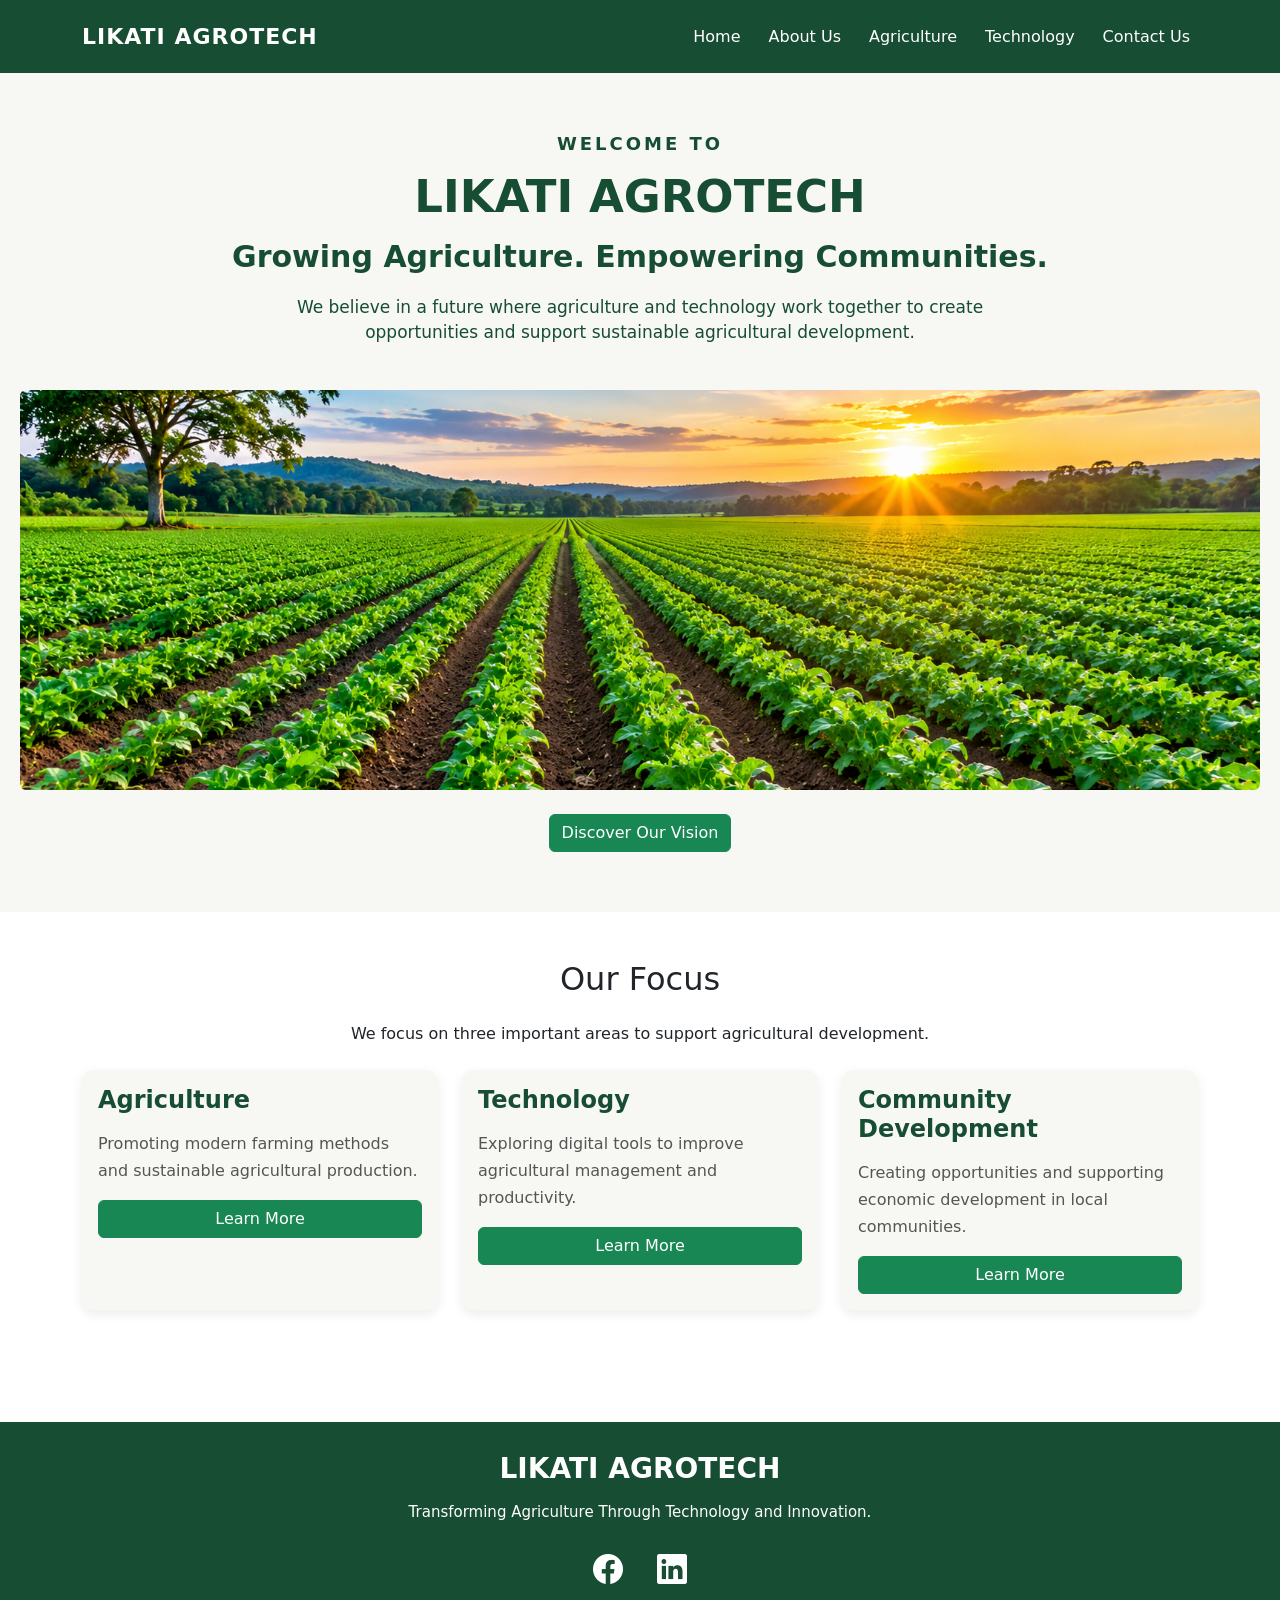
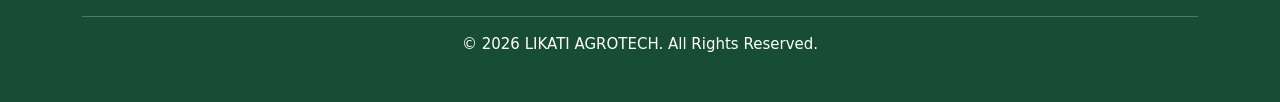
<file: index.html>
<!DOCTYPE html>
<html lang="en">

<head>
    <meta charset="UTF-8">
    <meta name="viewport" content="width=device-width, initial-scale=1.0">

    <title>LIKATI AGROTECH | Home</title>

    <!-- Bootstrap CSS -->
    <link href="https://cdn.jsdelivr.net/npm/bootstrap@5.3.3/dist/css/bootstrap.min.css" rel="stylesheet">

    <!-- Bootstrap Icons -->
    <link rel="stylesheet" href="https://cdn.jsdelivr.net/npm/bootstrap-icons@1.11.3/font/bootstrap-icons.min.css">

    <!-- Custom CSS -->
    <link rel="stylesheet" href="style.css">

</head>

<body>

    <!-- NAVIGATION BAR -->
    <nav class="navbar navbar-expand-lg navbar-dark">

        <div class="container">

            <a class="navbar-brand fw-bold" href="index.html">
                LIKATI AGROTECH
            </a>

            <ul class="navbar-nav ms-auto">

                <li class="nav-item">
                    <a class="nav-link text-white" href="index.html">Home</a>
                </li>

                <li class="nav-item">
                    <a class="nav-link text-white" href="about.html">About Us</a>
                </li>

                <li class="nav-item">
                    <a class="nav-link text-white" href="agriculture.html">Agriculture</a>
                </li>

                <li class="nav-item">
                    <a class="nav-link text-white" href="technology.html">Technology</a>
                </li>

                <li class="nav-item">
                    <a class="nav-link text-white" href="contact.html">Contact Us</a>
                </li>

            </ul>

        </div>

    </nav>


    <!-- HERO SECTION -->
    <section class="hero text-center">

        <h5 class="fw-bold">WELCOME TO</h5>

        <h1>LIKATI AGROTECH</h1>

        <h2>Growing Agriculture. Empowering Communities.</h2>

        <p>
            We believe in a future where agriculture and technology
            work together to create opportunities and support
            sustainable agricultural development.
        </p>

        <!-- Agricultural Image -->
        <img src="image.jpg"
            alt="Large agricultural field with crops"
                class="img-fluid rounded my-4">

        <!-- Discover Our Vision Button -->
        <a href="about.html" class="btn btn-success">
            Discover Our Vision
        </a>

    </section>


    <!-- OUR FOCUS SECTION -->
    <section class="container py-5">

        <h2 class="text-center mb-4">Our Focus</h2>

        <p class="text-center">
            We focus on three important areas to support
            agricultural development.
        </p>

        <div class="row mt-4">

            <!-- AGRICULTURE CARD -->
            <div class="col-md-4 mb-4">

                <div class="card p-3">

                    <h4>Agriculture</h4>

                    <p>
                        Promoting modern farming methods and sustainable
                        agricultural production.
                    </p>

                    <a href="agriculture.html" class="btn btn-success">
                        Learn More
                    </a>

                </div>

            </div>


            <!-- TECHNOLOGY CARD -->
            <div class="col-md-4 mb-4">

                <div class="card p-3">

                    <h4>Technology</h4>

                    <p>
                        Exploring digital tools to improve agricultural
                        management and productivity.
                    </p>

                    <a href="technology.html" class="btn btn-success">
                        Learn More
                    </a>

                </div>

            </div>


            <!-- COMMUNITY DEVELOPMENT CARD -->
            <div class="col-md-4 mb-4">

                <div class="card p-3">

                    <h4>Community Development</h4>

                    <p>
                        Creating opportunities and supporting economic
                        development in local communities.
                    </p>

                    <a href="about.html" class="btn btn-success">
                        Learn More
                    </a>

                </div>

            </div>

        </div>

    </section>


    <!-- FOOTER -->
    <footer>

        <div class="container">

            <h3>LIKATI AGROTECH</h3>

            <p>
                Transforming Agriculture Through Technology and Innovation.
            </p>

            <!-- SOCIAL MEDIA LINKS -->
            <div class="social-links my-4">

                <a href="https://www.facebook.com/cherubin.yangwa.3"
                    target="_blank"
                    rel="noopener noreferrer"
                    aria-label="Facebook">

                    <i class="bi bi-facebook"></i>

                </a>

                <a href="https://www.linkedin.com/in/chérubin-yangwa-08143939a"
                    target="_blank"
                    rel="noopener noreferrer"
                    aria-label="LinkedIn">

                    <i class="bi bi-linkedin"></i>

                </a>

            </div>

            <hr>

            <p class="copyright">
                &copy; 2026 LIKATI AGROTECH. All Rights Reserved.
            </p>

        </div>

    </footer>

</body>

</html>
</file>
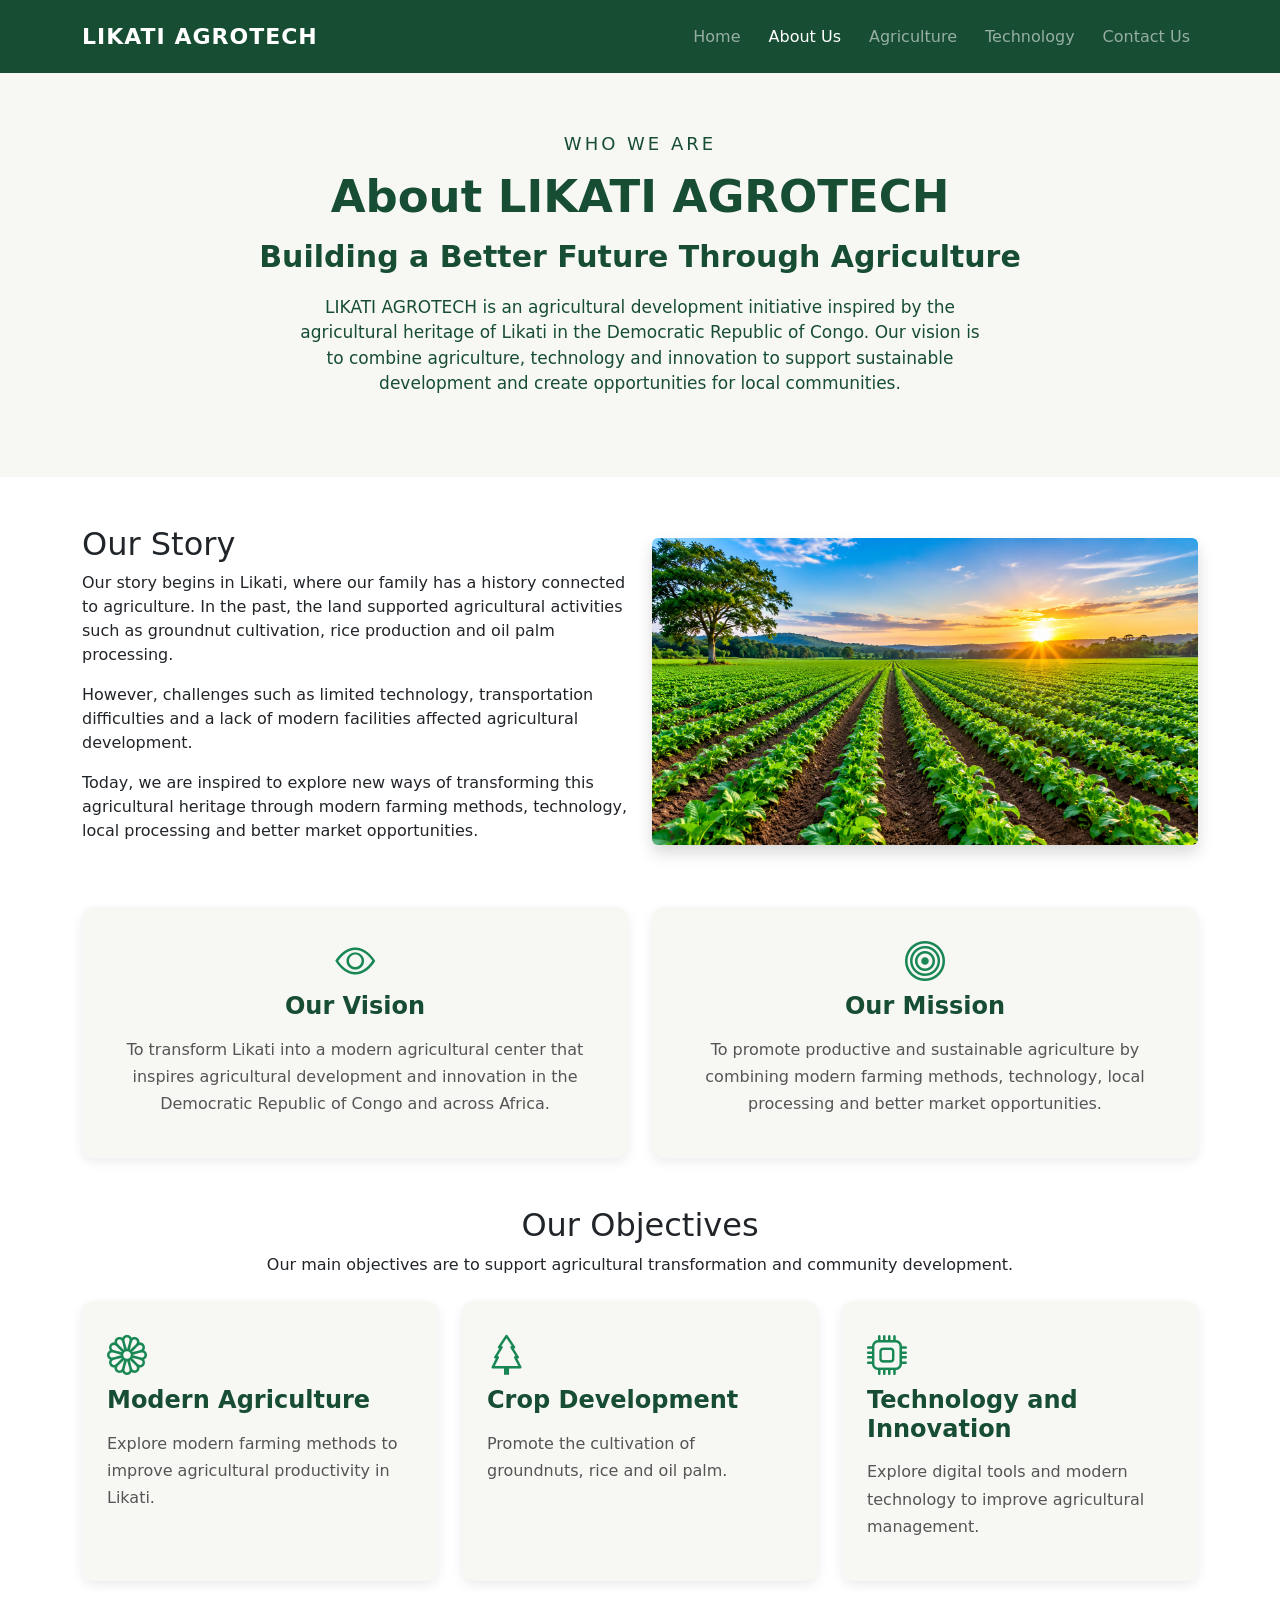
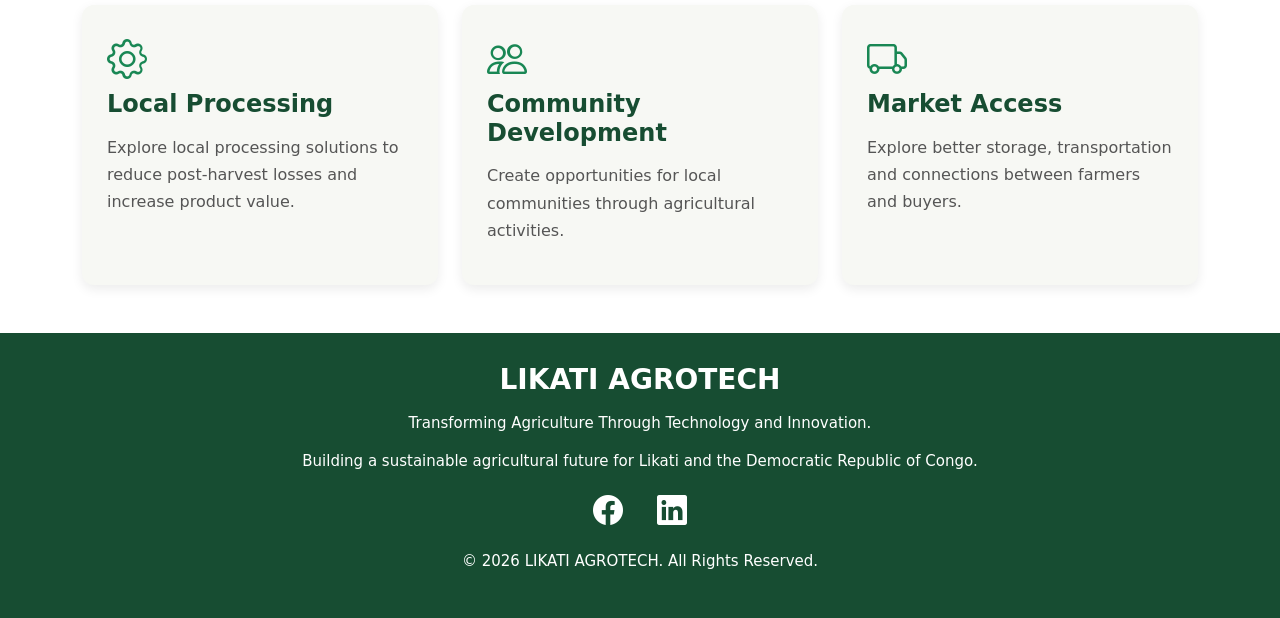
<file: about.html>
<!DOCTYPE html>
<html lang="en">
<head>
    <meta charset="UTF-8">
    <meta name="viewport" content="width=device-width, initial-scale=1.0">

    <title>About Us | LIKATI AGROTECH</title>

    <!-- Bootstrap CSS -->
    <link 
        href="https://cdn.jsdelivr.net/npm/bootstrap@5.3.3/dist/css/bootstrap.min.css" 
        rel="stylesheet">

    <!-- Bootstrap Icons -->
    <link 
        href="https://cdn.jsdelivr.net/npm/bootstrap-icons@1.11.3/font/bootstrap-icons.min.css" 
        rel="stylesheet">

    <!-- Custom CSS -->
    <link rel="stylesheet" href="style.css">
</head>

<body>

    <!-- Navigation Bar -->
    <nav class="navbar navbar-expand-lg navbar-dark">
        <div class="container">

            <a class="navbar-brand fw-bold" href="index.html">
                LIKATI AGROTECH
            </a>

            <div class="navbar-nav ms-auto">
                <a class="nav-link" href="index.html">Home</a>
                <a class="nav-link active" href="about.html">About Us</a>
                <a class="nav-link" href="agriculture.html">Agriculture</a>
                <a class="nav-link" href="technology.html">Technology</a>
                <a class="nav-link" href="contact.html">Contact Us</a>
            </div>

        </div>
    </nav>

    <!-- ABOUT US INTRODUCTION -->
<section class="hero text-center">
    <div class="container">

        <h5>WHO WE ARE</h5>

        <h1>About LIKATI AGROTECH</h1>

        <h2>Building a Better Future Through Agriculture</h2>

        <p>
            LIKATI AGROTECH is an agricultural development initiative
            inspired by the agricultural heritage of Likati in the
            Democratic Republic of Congo. Our vision is to combine
            agriculture, technology and innovation to support
            sustainable development and create opportunities for
            local communities.
        </p>

    </div>
</section>

<!-- OUR STORY SECTION -->
<section class="container my-5">
    <div class="row align-items-center">

        <div class="col-md-6">
            <h2>Our Story</h2>

            <p>
                Our story begins in Likati, where our family has a
                history connected to agriculture. In the past, the
                land supported agricultural activities such as
                groundnut cultivation, rice production and oil palm
                processing.
            </p>

            <p>
                However, challenges such as limited technology,
                transportation difficulties and a lack of modern
                facilities affected agricultural development.
            </p>

            <p>
                Today, we are inspired to explore new ways of
                transforming this agricultural heritage through
                modern farming methods, technology, local processing
                and better market opportunities.
            </p>
        </div>

        <div class="col-md-6">
            <img src="image.jpg"
                    alt="Agricultural landscape representing Likati"
                    class="img-fluid rounded shadow">
        </div>

    </div>
</section>
<!-- VISION AND MISSION SECTION -->
<section class="container my-5">
    <div class="row g-4">

        <!-- Our Vision -->
        <div class="col-md-6">
            <div class="card text-center">
                <i class="bi bi-eye fs-1 text-success"></i>

                <h4>Our Vision</h4>

                <p>
                    To transform Likati into a modern agricultural
                    center that inspires agricultural development
                    and innovation in the Democratic Republic of
                    Congo and across Africa.
                </p>
            </div>
        </div>

        <!-- Our Mission -->
        <div class="col-md-6">
            <div class="card text-center">
                <i class="bi bi-bullseye fs-1 text-success"></i>

                <h4>Our Mission</h4>

                <p>
                    To promote productive and sustainable agriculture
                    by combining modern farming methods, technology,
                    local processing and better market opportunities.
                </p>
            </div>
        </div>

    </div>
</section>

<!-- OUR OBJECTIVES SECTION -->
<section class="container my-5">
    <div class="text-center mb-4">
        <h2>Our Objectives</h2>

        <p>
            Our main objectives are to support agricultural
            transformation and community development.
        </p>
    </div>

    <div class="row g-4">

        <div class="col-md-4">
            <div class="card">
                <i class="bi bi-flower1 fs-1 text-success"></i>
                <h4>Modern Agriculture</h4>
                <p>
                    Explore modern farming methods to improve
                    agricultural productivity in Likati.
                </p>
            </div>
        </div>

        <div class="col-md-4">
            <div class="card">
                <i class="bi bi-tree fs-1 text-success"></i>
                <h4>Crop Development</h4>
                <p>
                    Promote the cultivation of groundnuts,
                    rice and oil palm.
                </p>
            </div>
        </div>

        <div class="col-md-4">
            <div class="card">
                <i class="bi bi-cpu fs-1 text-success"></i>
                <h4>Technology and Innovation</h4>
                <p>
                    Explore digital tools and modern technology
                    to improve agricultural management.
                </p>
            </div>
        </div>

        <div class="col-md-4">
            <div class="card">
                <i class="bi bi-gear fs-1 text-success"></i>
                <h4>Local Processing</h4>
                <p>
                    Explore local processing solutions to reduce
                    post-harvest losses and increase product value.
                </p>
            </div>
        </div>

        <div class="col-md-4">
            <div class="card">
                <i class="bi bi-people fs-1 text-success"></i>
                <h4>Community Development</h4>
                <p>
                    Create opportunities for local communities
                    through agricultural activities.
                </p>
            </div>
        </div>

        <div class="col-md-4">
            <div class="card">
                <i class="bi bi-truck fs-1 text-success"></i>
                <h4>Market Access</h4>
                <p>
                    Explore better storage, transportation
                    and connections between farmers and buyers.
                </p>
            </div>
        </div>

    </div>
</section>
<!-- FOOTER -->
<footer>
    <div class="container">

        <h3>LIKATI AGROTECH</h3>

        <p>
            Transforming Agriculture Through Technology and Innovation.
        </p>

        <p>
            Building a sustainable agricultural future for Likati
            and the Democratic Republic of Congo.
        </p>

        <div class="social-links my-3">

            <a href="https://www.facebook.com/cherubin.yangwa.3"
                target="_blank"
                aria-label="Facebook">
                <i class="bi bi-facebook"></i>
            </a>

            <a href="#"
                aria-label="LinkedIn">
                <i class="bi bi-linkedin"></i>
            </a>

        </div>

        <p>
            &copy; 2026 LIKATI AGROTECH. All Rights Reserved.
        </p>

    </div>
</footer>

</body>
</html>
</file>
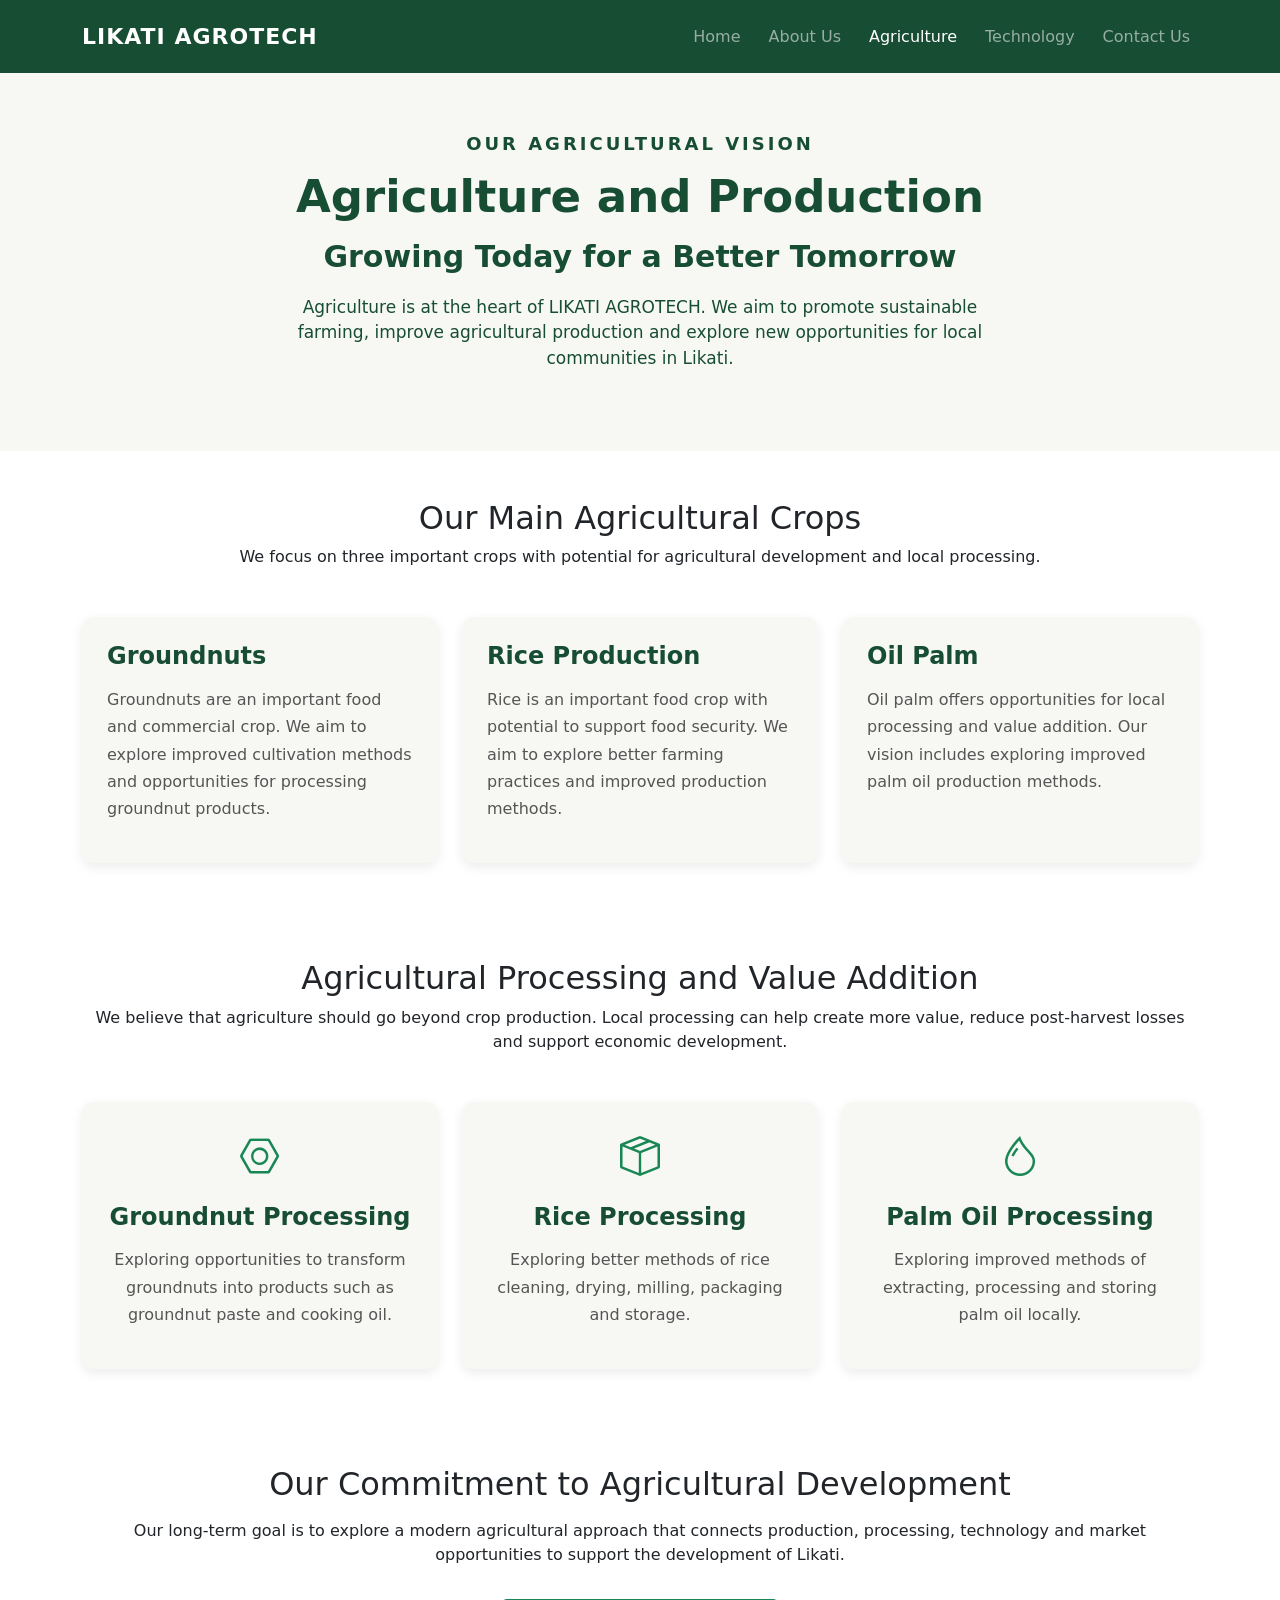
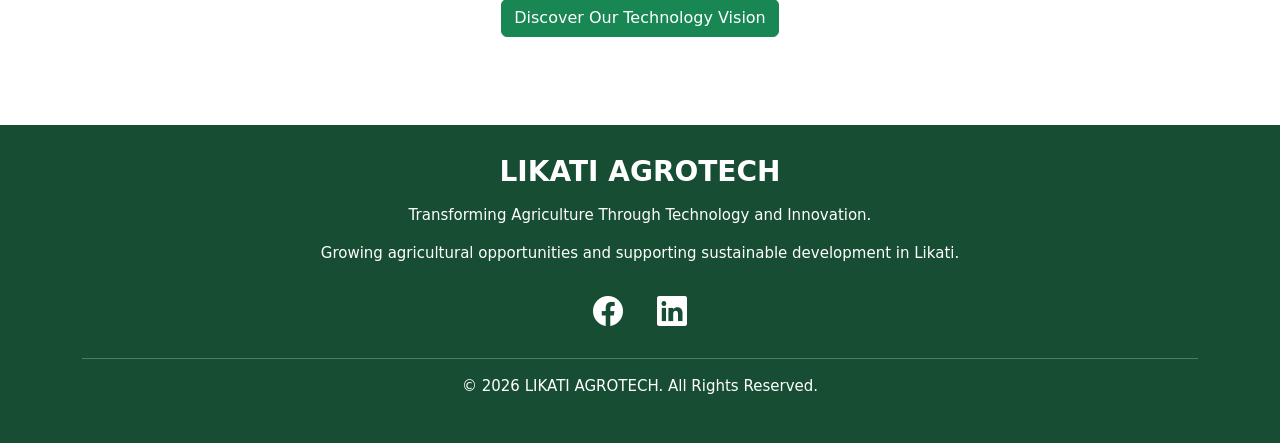
<file: agriculture.html>
<!DOCTYPE html>
<html lang="en">
<head>
    <meta charset="UTF-8">
    <meta name="viewport" content="width=device-width, initial-scale=1.0">

    <title>Agriculture | LIKATI AGROTECH</title>

    <!-- Bootstrap CSS -->
    <link href="https://cdn.jsdelivr.net/npm/bootstrap@5.3.3/dist/css/bootstrap.min.css" rel="stylesheet">

    <!-- Bootstrap Icons -->
    <link rel="stylesheet" href="https://cdn.jsdelivr.net/npm/bootstrap-icons@1.11.3/font/bootstrap-icons.min.css">

    <!-- Custom CSS -->
    <link rel="stylesheet" href="style.css">
</head>

<body>

    <!-- NAVIGATION BAR -->
    <nav class="navbar navbar-expand-lg navbar-dark">
        <div class="container">

            <a class="navbar-brand fw-bold" href="index.html">
                LIKATI AGROTECH
            </a>

            <div class="navbar-nav ms-auto">
                <a class="nav-link" href="index.html">Home</a>
                <a class="nav-link" href="about.html">About Us</a>
                <a class="nav-link active" href="agriculture.html">Agriculture</a>
                <a class="nav-link" href="technology.html">Technology</a>
                <a class="nav-link" href="contact.html">Contact Us</a>
            </div>

        </div>
    </nav>

    <!-- AGRICULTURE CONTENT WILL GO HERE -->
        
<!-- HERO SECTION -->
<section class="hero text-center">
    <div class="container">

        <h5 class="fw-bold">OUR AGRICULTURAL VISION</h5>

        <h1>Agriculture and Production</h1>

        <h2>Growing Today for a Better Tomorrow</h2>

        <p>
            Agriculture is at the heart of LIKATI AGROTECH.
            We aim to promote sustainable farming, improve
            agricultural production and explore new opportunities
            for local communities in Likati.
        </p>

    </div>
</section>

<!-- AGRICULTURAL CROPS SECTION -->
<section class="container py-5">

    <div class="text-center mb-5">
        <h2>Our Main Agricultural Crops</h2>

        <p>
            We focus on three important crops with potential
            for agricultural development and local processing.
        </p>
    </div>

    <div class="row g-4">

        <!-- GROUNDNUTS -->
        <div class="col-md-4">
            <div class="card">


                <h4>Groundnuts</h4>

                <p>
                    Groundnuts are an important food and commercial
                    crop. We aim to explore improved cultivation
                    methods and opportunities for processing
                    groundnut products.
                </p>

            </div>
        </div>

        <!-- RICE -->
        <div class="col-md-4">
            <div class="card">

        

                <h4>Rice Production</h4>

                <p>
                    Rice is an important food crop with potential
                    to support food security. We aim to explore
                    better farming practices and improved
                    production methods.
                </p>

            </div>
        </div>

        <!-- OIL PALM -->
        <div class="col-md-4">
            <div class="card">


                <h4>Oil Palm</h4>

                <p>
                    Oil palm offers opportunities for local
                    processing and value addition. Our vision
                    includes exploring improved palm oil
                    production methods.
                </p>

            </div>
        </div>

    </div>

</section>

<!-- AGRICULTURAL PROCESSING SECTION -->
<section class="container py-5">

    <div class="text-center mb-5">

        <h2>Agricultural Processing and Value Addition</h2>

        <p>
            We believe that agriculture should go beyond crop production.
            Local processing can help create more value, reduce
            post-harvest losses and support economic development.
        </p>

    </div>

    <div class="row g-4">

        <!-- GROUNDNUT PROCESSING -->
        <div class="col-md-4">
            <div class="card text-center">

                <i class="bi bi-nut fs-1 text-success mb-3"></i>

                <h4>Groundnut Processing</h4>

                <p>
                    Exploring opportunities to transform groundnuts
                    into products such as groundnut paste and cooking oil.
                </p>

            </div>
        </div>

        <!-- RICE PROCESSING -->
        <div class="col-md-4">
            <div class="card text-center">

                <i class="bi bi-box-seam fs-1 text-success mb-3"></i>

                <h4>Rice Processing</h4>

                <p>
                    Exploring better methods of rice cleaning,
                    drying, milling, packaging and storage.
                </p>

            </div>
        </div>

        <!-- PALM OIL PROCESSING -->
        <div class="col-md-4">
            <div class="card text-center">

                <i class="bi bi-droplet fs-1 text-success mb-3"></i>

                <h4>Palm Oil Processing</h4>

                <p>
                    Exploring improved methods of extracting,
                    processing and storing palm oil locally.
                </p>

            </div>
        </div>

    </div>

</section>

<!-- AGRICULTURAL DEVELOPMENT MESSAGE -->
<section class="container text-center py-5">

    <h2>Our Commitment to Agricultural Development</h2>

    <p class="mt-3">
        Our long-term goal is to explore a modern agricultural
        approach that connects production, processing, technology
        and market opportunities to support the development of Likati.
    </p>

    <a href="technology.html" class="btn btn-success mt-3">
        Discover Our Technology Vision
    </a>

</section>

<!-- FOOTER -->
<footer>

    <div class="container">

        <h3>LIKATI AGROTECH</h3>

        <p>
            Transforming Agriculture Through Technology and Innovation.
        </p>

        <p>
            Growing agricultural opportunities and supporting
            sustainable development in Likati.
        </p>

        <!-- SOCIAL MEDIA LINKS -->
        <div class="social-links my-4">

            <a href="https://www.facebook.com/cherubin.yangwa.3"
                target="_blank"
                rel="noopener noreferrer"
                aria-label="Facebook">
                <i class="bi bi-facebook"></i>
            </a>

            <a href="https://www.linkedin.com/in/chérubin-yangwa-08143939a"
                target="_blank"
                rel="noopener noreferrer"
                aria-label="LinkedIn">
                <i class="bi bi-linkedin"></i>
            </a>

        </div>

        <hr>

        <p class="copyright">
            &copy; 2026 LIKATI AGROTECH. All Rights Reserved.
        </p>

    </div>

</footer>



</body>
</html>
</file>
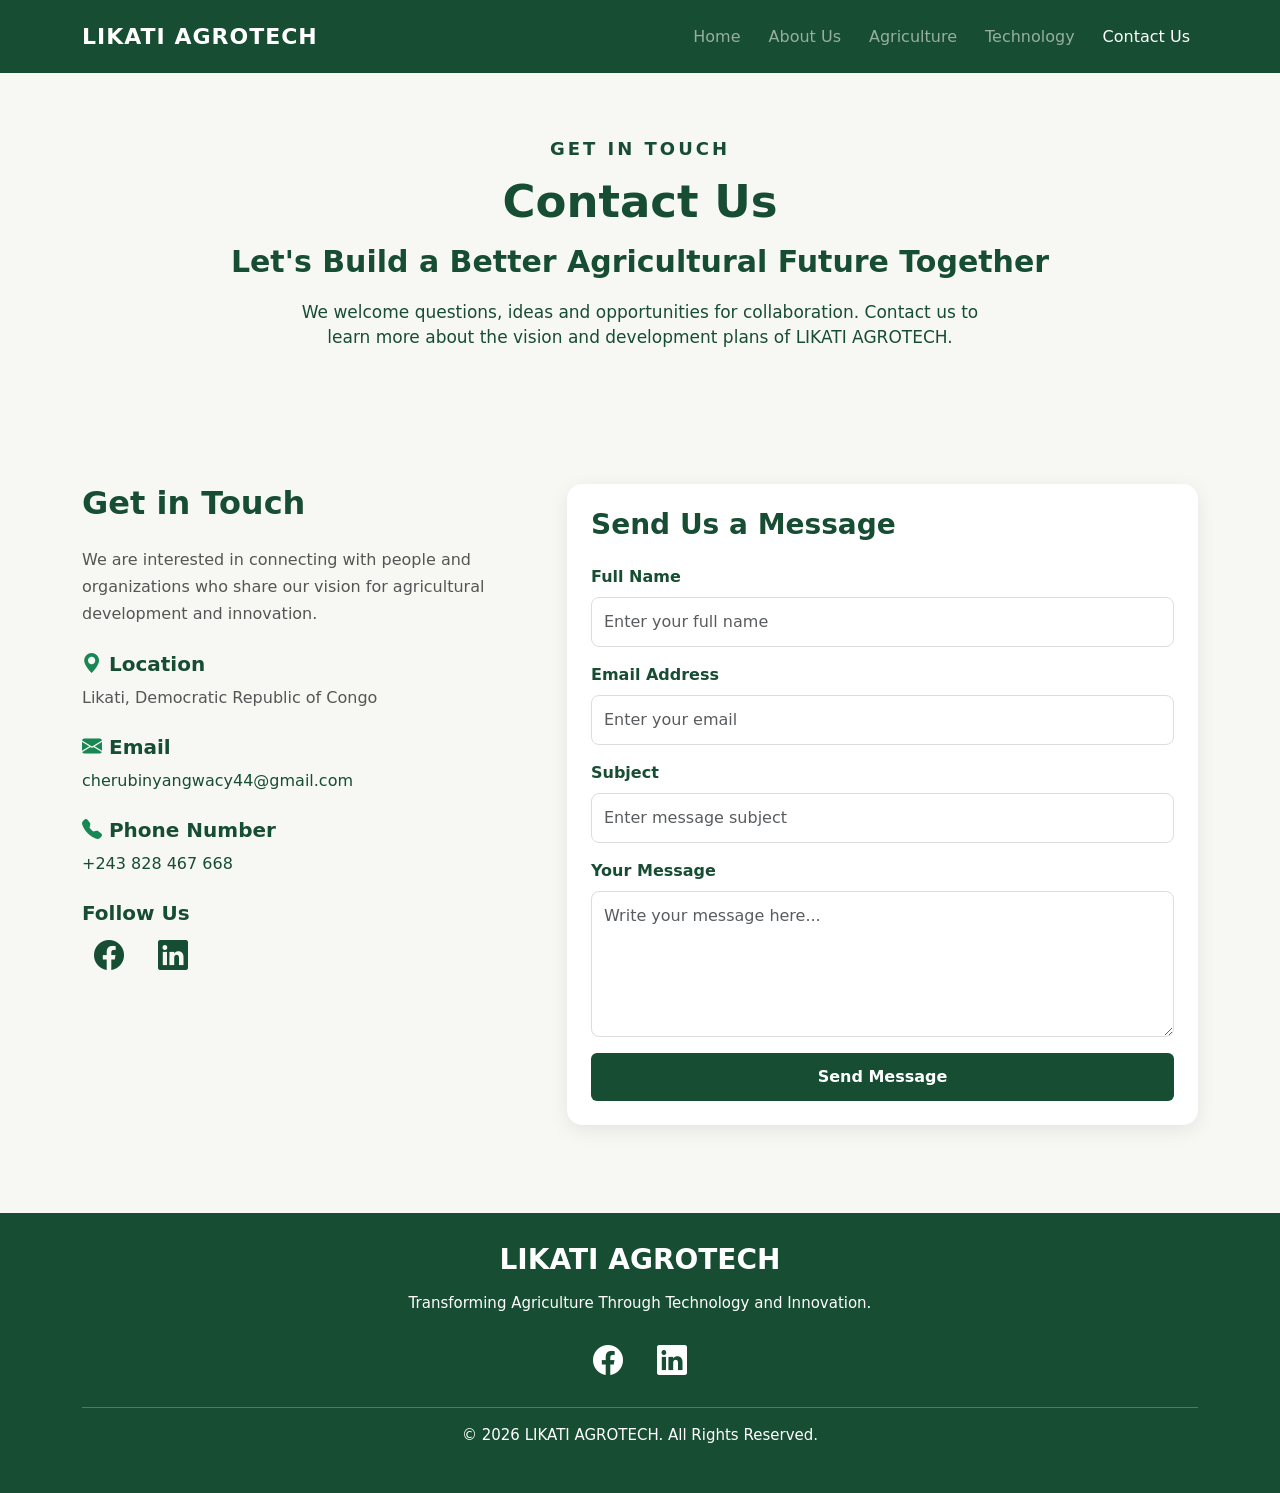
<file: contact.html>
<!DOCTYPE html>
<html lang="en">

<head>
    <meta charset="UTF-8">
    <meta name="viewport" content="width=device-width, initial-scale=1.0">

    <title>Contact Us | LIKATI AGROTECH</title>

    <!-- Bootstrap CSS -->
    <link href="https://cdn.jsdelivr.net/npm/bootstrap@5.3.3/dist/css/bootstrap.min.css" rel="stylesheet">

    <!-- Bootstrap Icons -->
    <link rel="stylesheet" href="https://cdn.jsdelivr.net/npm/bootstrap-icons@1.11.3/font/bootstrap-icons.min.css">

    <!-- Custom CSS -->
    <link rel="stylesheet" href="style.css">

</head>

<body class="contact-page">

    <!-- NAVIGATION BAR -->
    <nav class="navbar navbar-expand-lg navbar-dark">
        <div class="container">

            <a class="navbar-brand fw-bold" href="index.html">
                LIKATI AGROTECH
            </a>

            <div class="navbar-nav ms-auto">
                <a class="nav-link" href="index.html">Home</a>
                <a class="nav-link" href="about.html">About Us</a>
                <a class="nav-link" href="agriculture.html">Agriculture</a>
                <a class="nav-link" href="technology.html">Technology</a>
                <a class="nav-link active" href="contact.html">Contact Us</a>
            </div>

        </div>
    </nav>


    <!-- CONTACT HERO SECTION -->
    <section class="hero text-center">

        <div class="container">

            <h5 class="fw-bold">GET IN TOUCH</h5>

            <h1>Contact Us</h1>

            <h2>Let's Build a Better Agricultural Future Together</h2>

            <p>
                We welcome questions, ideas and opportunities for
                collaboration. Contact us to learn more about the
                vision and development plans of LIKATI AGROTECH.
            </p>

        </div>

    </section>


    <!-- CONTACT INFORMATION AND FORM -->
    <section class="container py-5 contact-section">

        <div class="row g-5 align-items-start">

            <!-- CONTACT INFORMATION: LEFT SIDE -->
            <div class="col-md-5">

                <h2 class="mb-4">Get in Touch</h2>

                <p>
                    We are interested in connecting with people and
                    organizations who share our vision for agricultural
                    development and innovation.
                </p>

                <!-- LOCATION -->
                <div class="mt-4">

                    <h5>
                        <i class="bi bi-geo-alt-fill text-success"></i>
                        Location
                    </h5>

                    <p>
                        Likati, Democratic Republic of Congo
                    </p>

                </div>

                <!-- EMAIL ADDRESS -->
                <div class="mt-4">

                    <h5>
                        <i class="bi bi-envelope-fill text-success"></i>
                        Email
                    </h5>

                    <p>
                        <a href="mailto:cherubinyangwacy44@gmail.com">
                            cherubinyangwacy44@gmail.com
                        </a>
                    </p>

                </div>

                <!-- PHONE NUMBER -->
                <div class="mt-4">

                    <h5>
                        <i class="bi bi-telephone-fill text-success"></i>
                        Phone Number
                    </h5>

                    <p>
                        <a href="tel:+243828467668">
                            +243 828 467 668
                        </a>
                    </p>

                </div>

                <!-- SOCIAL MEDIA -->
                <div class="mt-4">

                    <h5>Follow Us</h5>

                    <div class="social-links">

                        <a href="https://www.facebook.com/cherubin.yangwa.3"
                            target="_blank"
                            rel="noopener noreferrer"
                            aria-label="Facebook">
                            <i class="bi bi-facebook"></i>
                        </a>

                        <a href="https://www.linkedin.com/in/chérubin-yangwa-08143939a"
                            target="_blank"
                            rel="noopener noreferrer"
                            aria-label="LinkedIn">
                            <i class="bi bi-linkedin"></i>
                        </a>

                    </div>

                </div>

            </div>


            <!-- CONTACT FORM: RIGHT SIDE -->
            <div class="col-md-7">

                <div class="card p-4">

                    <h3 class="mb-4">Send Us a Message</h3>

                    <form action="#" method="post">

                        <!-- FULL NAME -->
                        <div class="mb-3">

                            <label for="fullname" class="form-label">
                                Full Name
                            </label>

                            <input type="text"
                                    class="form-control"
                                    id="fullname"
                                    name="fullname"
                                    placeholder="Enter your full name"
                                    required>

                        </div>

                        <!-- EMAIL -->
                        <div class="mb-3">

                            <label for="email" class="form-label">
                                Email Address
                            </label>

                            <input type="email"
                                    class="form-control"
                                    id="email"
                                    name="email"
                                    placeholder="Enter your email"
                                    required>

                        </div>

                        <!-- SUBJECT -->
                        <div class="mb-3">

                            <label for="subject" class="form-label">
                                Subject
                            </label>

                            <input type="text"
                                    class="form-control"
                                    id="subject"
                                    name="subject"
                                    placeholder="Enter message subject"
                                    required>

                        </div>

                        <!-- MESSAGE -->
                        <div class="mb-3">

                            <label for="message" class="form-label">
                                Your Message
                            </label>

                            <textarea class="form-control"
                                        id="message"
                                        name="message"
                                        rows="5"
                                        placeholder="Write your message here..."
                                        required></textarea>

                        </div>

                        <!-- SUBMIT BUTTON -->
                        <button type="submit" class="btn btn-success w-100">
                            Send Message
                        </button>

                    </form>

                </div>

            </div>

        </div>

    </section>


    <!-- FOOTER -->
    <footer>

        <div class="container">

            <h3>LIKATI AGROTECH</h3>

            <p>
                Transforming Agriculture Through Technology and Innovation.
            </p>

            <div class="social-links my-4">

                <a href="https://www.facebook.com/cherubin.yangwa.3"
                    target="_blank"
                    rel="noopener noreferrer">
                    <i class="bi bi-facebook"></i>
                </a>

                <a href="https://www.linkedin.com/in/chérubin-yangwa-08143939a"
                    target="_blank"
                    rel="noopener noreferrer">
                    <i class="bi bi-linkedin"></i>
                </a>

            </div>

            <hr>

            <p class="copyright">
                &copy; 2026 LIKATI AGROTECH. All Rights Reserved.
            </p>

        </div>

    </footer>

</body>
</html>
</file>
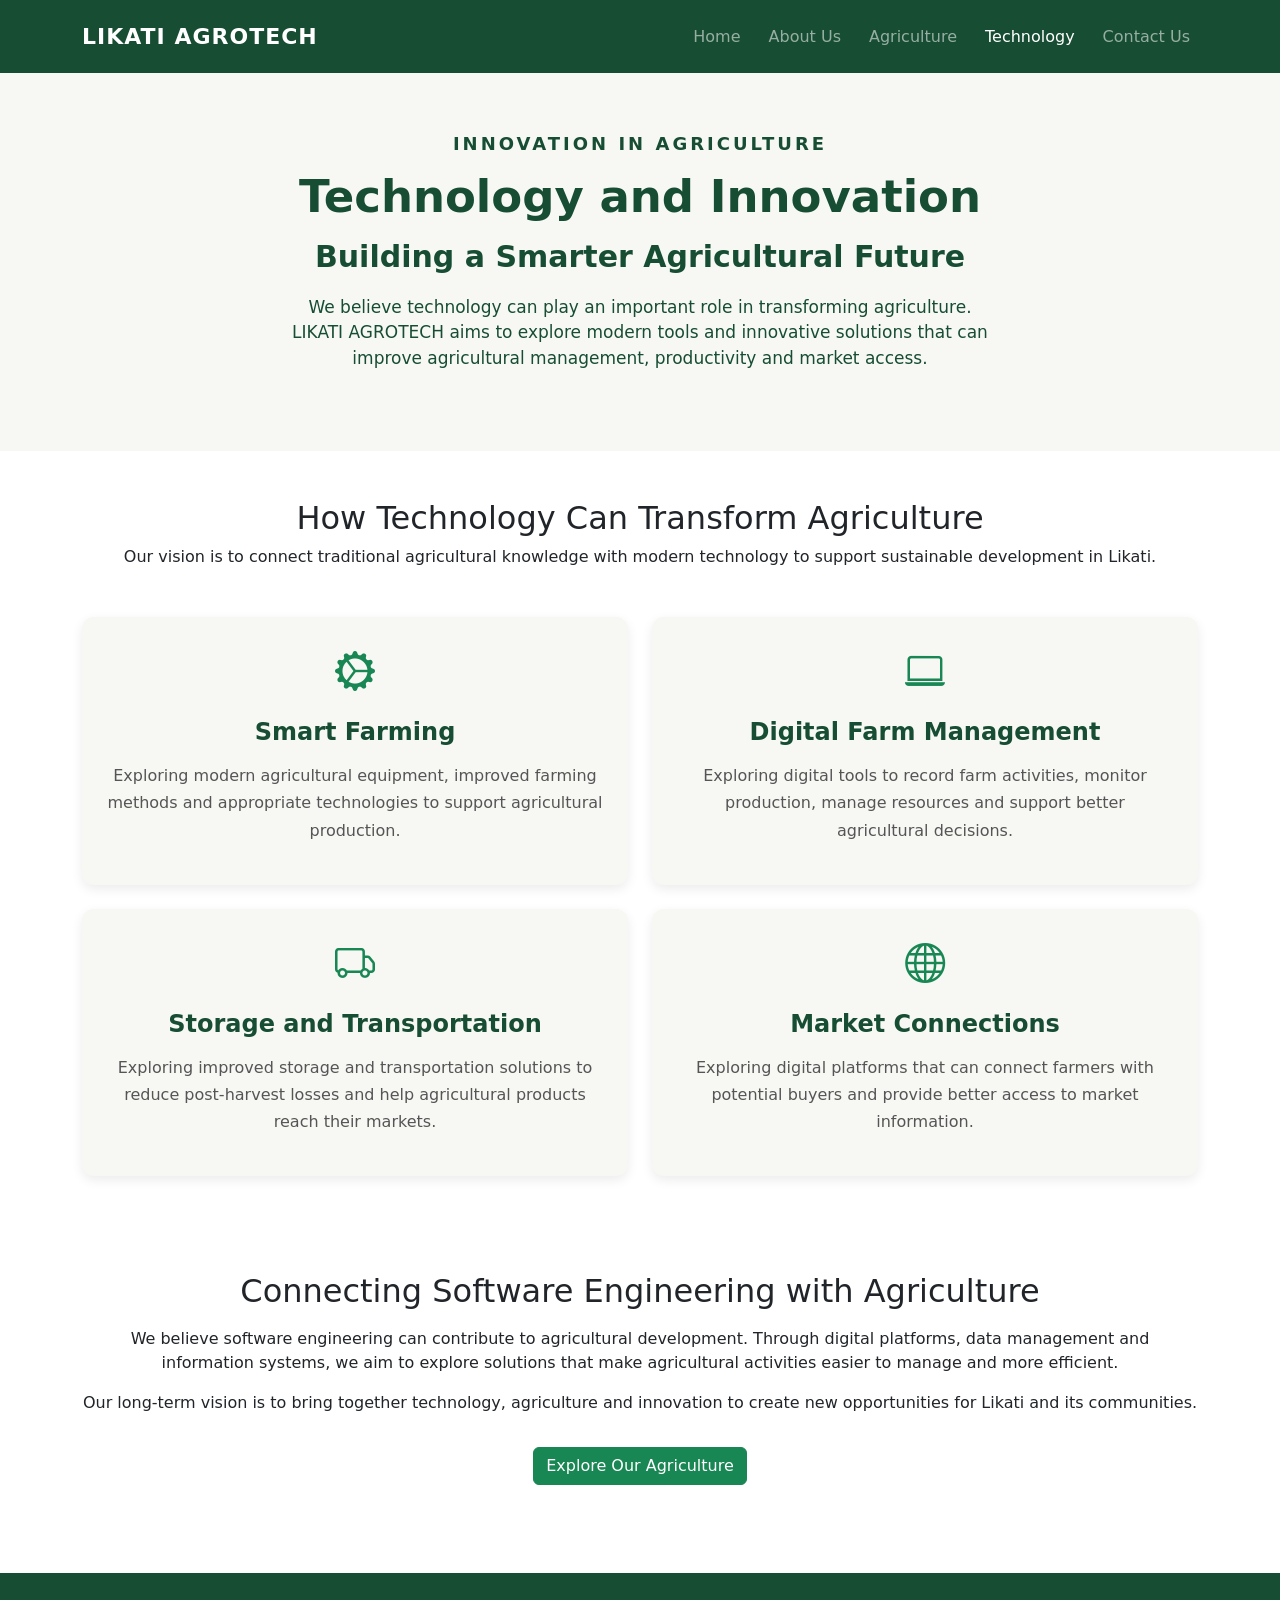
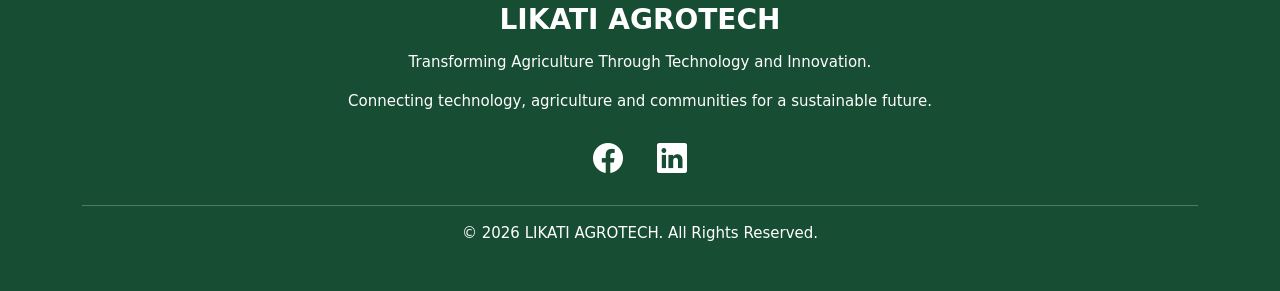
<file: technology.html>
<!DOCTYPE html>
<html lang="en">

<head>
    <meta charset="UTF-8">
    <meta name="viewport" content="width=device-width, initial-scale=1.0">

    <title>Technology | LIKATI AGROTECH</title>

    <!-- Bootstrap CSS -->
    <link href="https://cdn.jsdelivr.net/npm/bootstrap@5.3.3/dist/css/bootstrap.min.css" rel="stylesheet">

    <!-- Bootstrap Icons -->
    <link rel="stylesheet" href="https://cdn.jsdelivr.net/npm/bootstrap-icons@1.11.3/font/bootstrap-icons.min.css">

    <!-- Custom CSS -->
    <link rel="stylesheet" href="style.css">

</head>

<body>

    <!-- NAVIGATION BAR -->
    <nav class="navbar navbar-expand-lg navbar-dark">

        <div class="container">

            <a class="navbar-brand fw-bold" href="index.html">
                LIKATI AGROTECH
            </a>

            <div class="navbar-nav ms-auto">

                <a class="nav-link" href="index.html">Home</a>

                <a class="nav-link" href="about.html">About Us</a>

                <a class="nav-link" href="agriculture.html">Agriculture</a>

                <a class="nav-link active" href="technology.html">Technology</a>

                <a class="nav-link" href="contact.html">Contact Us</a>

            </div>

        </div>

    </nav>

    <!-- TECHNOLOGY CONTENT WILL GO HERE -->
        
<!-- HERO SECTION -->
<section class="hero text-center">

    <div class="container">

        <h5 class="fw-bold">INNOVATION IN AGRICULTURE</h5>

        <h1>Technology and Innovation</h1>

        <h2>Building a Smarter Agricultural Future</h2>

        <p>
            We believe technology can play an important role in
            transforming agriculture. LIKATI AGROTECH aims to explore
            modern tools and innovative solutions that can improve
            agricultural management, productivity and market access.
        </p>

    </div>

</section>


<!-- TECHNOLOGY INTRODUCTION -->
<section class="container py-5">

    <div class="text-center mb-5">

        <h2>How Technology Can Transform Agriculture</h2>

        <p>
            Our vision is to connect traditional agricultural
            knowledge with modern technology to support sustainable
            development in Likati.
        </p>

    </div>


    <div class="row g-4">

        <!-- SMART FARMING -->
        <div class="col-md-6">

            <div class="card text-center">

                <i class="bi bi-gear-wide-connected fs-1 text-success mb-3"></i>

                <h4>Smart Farming</h4>

                <p>
                    Exploring modern agricultural equipment,
                    improved farming methods and appropriate
                    technologies to support agricultural production.
                </p>

            </div>

        </div>


        <!-- DIGITAL FARM MANAGEMENT -->
        <div class="col-md-6">

            <div class="card text-center">

                <i class="bi bi-laptop fs-1 text-success mb-3"></i>

                <h4>Digital Farm Management</h4>

                <p>
                    Exploring digital tools to record farm activities,
                    monitor production, manage resources and
                    support better agricultural decisions.
                </p>

            </div>

        </div>


        <!-- STORAGE AND TRANSPORTATION -->
        <div class="col-md-6">

            <div class="card text-center">

                <i class="bi bi-truck fs-1 text-success mb-3"></i>

                <h4>Storage and Transportation</h4>

                <p>
                    Exploring improved storage and transportation
                    solutions to reduce post-harvest losses and
                    help agricultural products reach their markets.
                </p>

            </div>

        </div>


        <!-- MARKET CONNECTIONS -->
        <div class="col-md-6">

            <div class="card text-center">

                <i class="bi bi-globe fs-1 text-success mb-3"></i>

                <h4>Market Connections</h4>

                <p>
                    Exploring digital platforms that can connect
                    farmers with potential buyers and provide
                    better access to market information.
                </p>

            </div>

        </div>

    </div>

</section>


<!-- SOFTWARE AND AGRICULTURE -->
<section class="container py-5">

    <div class="row align-items-center">

        <div class="col-md-12 text-center">

            <h2>Connecting Software Engineering with Agriculture</h2>

            <p class="mt-3">
                We believe software engineering can contribute
                to agricultural development. Through digital
                platforms, data management and information systems,
                we aim to explore solutions that make agricultural
                activities easier to manage and more efficient.
            </p>

            <p>
                Our long-term vision is to bring together
                technology, agriculture and innovation to create
                new opportunities for Likati and its communities.
            </p>

            <a href="agriculture.html" class="btn btn-success mt-3">
                Explore Our Agriculture
            </a>

        </div>

    </div>

</section>

<!-- FOOTER -->
<footer>

    <div class="container">

        <h3>LIKATI AGROTECH</h3>

        <p>
            Transforming Agriculture Through Technology and Innovation.
        </p>

        <p>
            Connecting technology, agriculture and communities
            for a sustainable future.
        </p>

        <!-- SOCIAL MEDIA LINKS -->
        <div class="social-links my-4">

            <a href="https://www.facebook.com/cherubin.yangwa.3"
                target="_blank"
                rel="noopener noreferrer"
                aria-label="Facebook">
                <i class="bi bi-facebook"></i>
            </a>

            <a href="https://www.linkedin.com/in/chérubin-yangwa-08143939a"
                target="_blank"
                rel="noopener noreferrer"
                aria-label="LinkedIn">
                <i class="bi bi-linkedin"></i>
            </a>

        </div>

        <hr>

        <p class="copyright">
            &copy; 2026 LIKATI AGROTECH. All Rights Reserved.
        </p>

    </div>

</footer>



</body>
</html>
</file>
<file: style.css>
/* HERO SECTION */
.hero {
    background-color: #F7F8F4;
    padding: 60px 20px;
    color: #174D32;
}

.hero h5 {
    font-size: 18px;
    letter-spacing: 3px;
    margin-bottom: 15px;
}

.hero h1 {
    font-size: 45px;
    font-weight: bold;
    margin-bottom: 15px;
}

.hero h2 {
    font-size: 30px;
    font-weight: 600;
    margin-bottom: 20px;
}

.hero p {
    max-width: 700px;
    margin: 20px auto;
    font-size: 17px;
}

.hero img {
    width: 100%;
    height: 400px;
    object-fit: cover;
    border-radius: 12px;
    margin-top: 25px;
}

/* NAVIGATION BAR */
.navbar {
    background-color: #174D32;
    padding: 15px 0;
    position: sticky;
    top: 0;
    z-index: 1000;
}

.navbar-brand {
    font-size: 22px;
    letter-spacing: 1px;
}

.nav-link {
    font-weight: 500;
    margin-left: 12px;
}

.nav-link:hover {
    color: #E5B84B !important;
}

/* SOCIAL MEDIA ICONS */
.social-links a {
    font-size: 30px;
    color: #174D32;
    margin: 0 12px;
    text-decoration: none;
    transition: 0.3s;
}

.social-links a:hover {
    color: #70A94B;
}

/* FOCUS CARDS */
.card {
    border: none;
    border-radius: 12px;
    background-color: #F7F8F4;
    padding: 25px;
    height: 100%;
    box-shadow: 0 4px 12px rgba(0, 0, 0, 0.08);
    transition: 0.3s;
}

.card h4 {
    color: #174D32;
    font-weight: bold;
    margin-bottom: 15px;
}

.card p {
    color: #555555;
    line-height: 1.7;
}

.card:hover {
    transform: translateY(-5px);
}

/* FOOTER */
footer {
    background-color: #174D32;
    color: white;
    text-align: center;
    padding: 30px 20px;
    margin-top: 40px;
}

footer h3 {
    font-weight: bold;
    margin-bottom: 15px;
}

footer p {
    font-size: 15px;
}

footer .social-links a {
    color: white;
}

footer .social-links a:hover {
    color: #E5B84B;
}

/* CONTACT PAGE */
.contact-page {
    background-color: #F7F8F4;
}

/* CONTACT HERO */
.contact-page .hero {
    padding: 65px 20px;
    background-color: #F7F8F4;
}

/* CONTACT INFORMATION AND FORM */
.contact-section .row {
    align-items: stretch;
}

.contact-section h2 {
    color: #174D32;
    font-weight: bold;
    margin-bottom: 20px;
}

.contact-section h3 {
    color: #174D32;
    font-weight: bold;
}

.contact-section h5 {
    color: #174D32;
    font-weight: 600;
}

.contact-section p {
    color: #555;
    line-height: 1.7;
}

.contact-section a {
    color: #174D32;
    text-decoration: none;
}

.contact-section a:hover {
    color: #70A94B;
    text-decoration: underline;
}

/* CONTACT FORM CARD */
.contact-section .card {
    background-color: white;
    border-radius: 15px;
    padding: 30px;
    height: 100%;
    box-shadow: 0 5px 20px rgba(0, 0, 0, 0.08);
}

.contact-section .form-label {
    color: #174D32;
    font-weight: 600;
}

.contact-section .form-control {
    padding: 12px;
    border: 1px solid #ddd;
    border-radius: 8px;
}

.contact-section .form-control:focus {
    border-color: #70A94B;
    box-shadow: 0 0 5px rgba(112, 169, 75, 0.3);
}

.contact-section .btn {
    background-color: #174D32;
    border: none;
    padding: 12px;
    font-weight: bold;
}

.contact-section .btn:hover {
    background-color: #70A94B;
}

/* MOBILE RESPONSIVENESS */
@media (max-width: 767px) {

    .contact-section .card {
        padding: 20px;
    }

    .contact-page .hero h1 {
        font-size: 32px;
    }

    .contact-page .hero h2 {
        font-size: 23px;
    }

}
</file>
